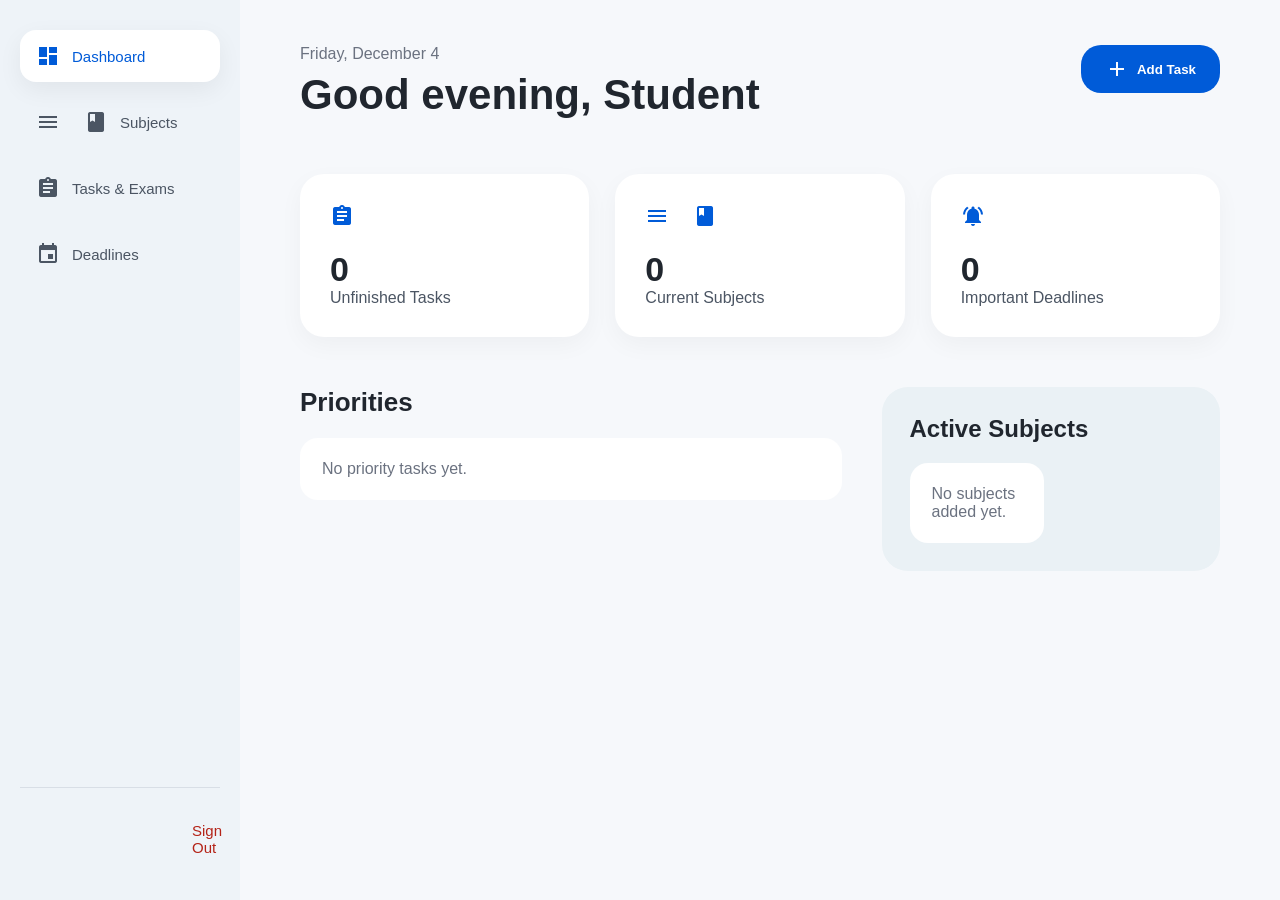
<file: student-study-planner/index.html>
<!DOCTYPE html>
<html lang="en">
<head>
  <meta charset="UTF-8" />
  <meta name="viewport" content="width=device-width, initial-scale=1.0" />
  <title>Student Study Planner</title>
  <link rel="stylesheet" href="style.css" />
  <link href="https://fonts.googleapis.com/icon?family=Material+Icons" rel="stylesheet">
</head>

<body>
  <div class="app">

    <aside class="sidebar">
      <button class="nav-item active" onclick="showPage('dashboardPage', this)">
        <span class="material-icons">dashboard</span>
        Dashboard
      </button>

      <button class="nav-item" onclick="showPage('subjectsPage', this)">
        <span class="material-icons">menu_book</span>
        Subjects
      </button>

      <button class="nav-item" onclick="showPage('tasksPage', this)">
        <span class="material-icons">assignment</span>
        Tasks & Exams
      </button>

      <button class="nav-item" onclick="showPage('deadlinesPage', this)">
        <span class="material-icons">event</span>
        Deadlines
      </button>

      <div class="sidebar-footer">
        <button class="logout-btn" onclick="doLogout()">
          <span class="material-icons">logout</span>
          Sign Out
        </button>
      </div>
    </aside>

    <main class="main-content">

      <!-- Dashboard -->
      <section id="dashboardPage" class="page active-page">
        <div class="header">
          <div>
            <p id="currentDate" class="date-text"></p>
            <h1 id="greetingText">Good evening, Student</h1>
          </div>

          <button class="add-btn" onclick="openTasksPage()">
            <span class="material-icons">add</span>
            Add Task
          </button>
        </div>

        <div class="summary-grid">
          <div class="summary-card">
            <span class="material-icons card-icon">assignment</span>
            <h2 id="unfinishedTasksCount">0</h2>
            <p>Unfinished Tasks</p>
          </div>

          <div class="summary-card">
            <span class="material-icons card-icon">menu_book</span>
            <h2 id="subjectsCount">0</h2>
            <p>Current Subjects</p>
          </div>

          <div class="summary-card">
            <span class="material-icons card-icon">notifications_active</span>
            <h2 id="importantDeadlinesCount">0</h2>
            <p>Important Deadlines</p>
          </div>
        </div>

        <div class="dashboard-bottom">
          <div>
            <h2 class="section-heading">Priorities</h2>
            <div id="prioritiesList" class="list"></div>
          </div>

          <div class="subjects-box">
            <h2>Active Subjects</h2>
            <div id="activeSubjectsList" class="subjects-list"></div>
          </div>
        </div>
      </section>

      <!-- Subjects -->
      <section id="subjectsPage" class="page">
        <h1>Subjects</h1>
        <p class="subtitle">Add and manage your current subjects.</p>

        <div class="form-row">
          <input type="text" id="subjectCodeInput" placeholder="Subject code, e.g. BIS 351">
          <input type="text" id="subjectNameInput" placeholder="Subject name">
          <button onclick="addSubject()">Add Subject</button>
        </div>

        <div id="subjectsPageList" class="cards-grid"></div>
      </section>

      <!-- Tasks & Exams -->
      <section id="tasksPage" class="page">
        <h1>Tasks & Exams</h1>
        <p class="subtitle">Manage your academic tasks and exams.</p>

        <div class="task-form">
          <input type="text" id="taskTitleInput" placeholder="Task or exam title">

          <select id="taskSubjectInput">
            <option value="">Select subject</option>
          </select>

          <select id="taskTypeInput">
            <option value="Task">Task</option>
            <option value="Exam">Exam</option>
          </select>

          <input type="date" id="taskDeadlineInput">

          <button onclick="addTask()">Add</button>
        </div>

        <div class="filters">
          <button onclick="renderTasks('all')">All</button>
          <button onclick="renderTasks('Task')">Tasks</button>
          <button onclick="renderTasks('Exam')">Exams</button>
          <button onclick="renderTasks('done')">Completed</button>
        </div>

        <div id="tasksList" class="list"></div>
      </section>

      <!-- Deadlines -->
      <section id="deadlinesPage" class="page">
        <h1>Deadlines & Progress</h1>
        <p class="subtitle">View upcoming deadlines and your progress.</p>

        <div class="summary-grid">
          <div class="summary-card">
            <h2 id="totalTasksProgress">0</h2>
            <p>Total Tasks</p>
          </div>

          <div class="summary-card">
            <h2 id="completedTasksProgress">0</h2>
            <p>Completed</p>
          </div>

          <div class="summary-card">
            <h2 id="pendingTasksProgress">0</h2>
            <p>Pending</p>
          </div>
        </div>

        <h2 class="section-heading">Upcoming Deadlines</h2>
        <div id="deadlinesList" class="list"></div>
      </section>

    </main>
  </div>

  <script src="script.js"></script>
</body>
</html>
</file>
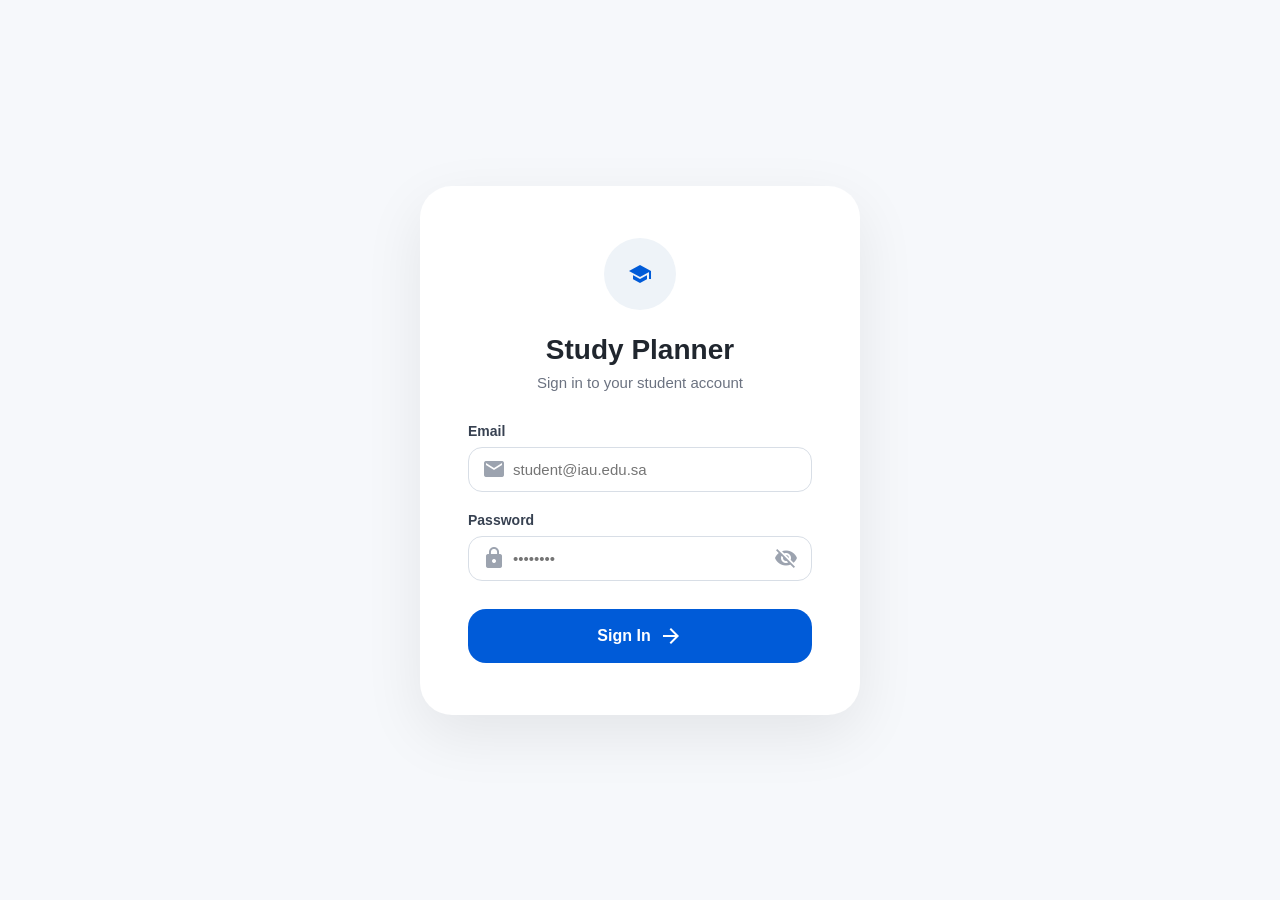
<file: student-study-planner/login.html>
<!DOCTYPE html>
<html lang="en">
<head>
  <meta charset="UTF-8" />
  <meta name="viewport" content="width=device-width, initial-scale=1.0" />
  <title>Login – Student Study Planner</title>
  <link rel="stylesheet" href="style.css" />
  <link href="https://fonts.googleapis.com/icon?family=Material+Icons" rel="stylesheet">
</head>
<body class="login-body">

  <div class="login-wrapper">

    <div class="login-card">

      <div class="login-logo">
        <span class="material-icons login-logo-icon">school</span>
      </div>

      <h1 class="login-title">Study Planner</h1>
      <p class="login-subtitle">Sign in to your student account</p>

      <div id="loginError" class="login-error" style="display:none;">
        <span class="material-icons" style="font-size:18px;vertical-align:middle;">error_outline</span>
        Invalid email or password.
      </div>

      <div class="login-form">

        <div class="login-field">
          <label>Email</label>
          <div class="input-wrapper">
            <span class="material-icons input-icon">email</span>
            <input
              type="email"
              id="loginEmail"
              placeholder="student@iau.edu.sa"
              onkeydown="if(event.key==='Enter') doLogin()"
            />
          </div>
        </div>

        <div class="login-field">
          <label>Password</label>
          <div class="input-wrapper">
            <span class="material-icons input-icon">lock</span>
            <input
              type="password"
              id="loginPassword"
              placeholder="••••••••"
              onkeydown="if(event.key==='Enter') doLogin()"
            />
            <span class="material-icons toggle-pass" onclick="togglePassword()" id="toggleIcon">visibility_off</span>
          </div>
        </div>

        <button class="login-btn" onclick="doLogin()">
          Sign In
          <span class="material-icons">arrow_forward</span>
        </button>

      </div>

    </div>

  </div>

  <script>
    function doLogin() {
      const email = document.getElementById("loginEmail").value.trim();
      const password = document.getElementById("loginPassword").value;
      const errorBox = document.getElementById("loginError");

      if (email === "student@iau.edu.sa" && password === "12345678") {
        errorBox.style.display = "none";
        // Redirect to main app
        window.location.href = "index.html";
      } else {
        errorBox.style.display = "flex";
        document.getElementById("loginPassword").value = "";
      }
    }

    function togglePassword() {
      const input = document.getElementById("loginPassword");
      const icon = document.getElementById("toggleIcon");
      if (input.type === "password") {
        input.type = "text";
        icon.textContent = "visibility";
      } else {
        input.type = "password";
        icon.textContent = "visibility_off";
      }
    }
  </script>

</body>
</html>
</file>
<file: student-study-planner/style.css>
/* General */

* {
  margin: 0;
  padding: 0;
  box-sizing: border-box;
  font-family: Arial, sans-serif;
}

body {
  background: #f6f8fb;
  color: #20262e;
}

.app {
  display: flex;
  min-height: 100vh;
}



/* ================================
   LOGIN PAGE
   ================================ */

.login-body {
  display: flex;
  align-items: center;
  justify-content: center;
  min-height: 100vh;
  background: #f6f8fb;
}

.login-wrapper {
  width: 100%;
  display: flex;
  align-items: center;
  justify-content: center;
  padding: 24px;
}

.login-card {
  background: white;
  border-radius: 32px;
  padding: 52px 48px;
  width: 100%;
  max-width: 440px;
  box-shadow: 0 20px 60px rgba(0, 0, 0, 0.08);
  text-align: center;
  animation: fadeUp 0.4s ease;
}

@keyframes fadeUp {
  from { opacity: 0; transform: translateY(20px); }
  to   { opacity: 1; transform: translateY(0); }
}

.login-logo {
  width: 72px;
  height: 72px;
  background: #eef3f8;
  border-radius: 50%;
  display: flex;
  align-items: center;
  justify-content: center;
  margin: 0 auto 24px;
}

.login-logo-icon {
  font-size: 36px;
  color: #005bd8;
}

.login-title {
  font-size: 28px;
  font-weight: 700;
  margin-bottom: 8px;
  color: #20262e;
}

.login-subtitle {
  color: #6b7280;
  margin-bottom: 32px;
  font-size: 15px;
}

.login-error {
  background: #fff2f2;
  border: 1px solid #fecaca;
  color: #b42318;
  border-radius: 14px;
  padding: 12px 16px;
  margin-bottom: 20px;
  font-size: 14px;
  gap: 8px;
  align-items: center;
  text-align: left;
}

.login-form {
  display: flex;
  flex-direction: column;
  gap: 20px;
}

.login-field {
  text-align: left;
}

.login-field label {
  display: block;
  font-size: 14px;
  font-weight: 600;
  color: #374151;
  margin-bottom: 8px;
}

.input-wrapper {
  position: relative;
  display: flex;
  align-items: center;
}

.input-icon {
  position: absolute;
  left: 14px;
  color: #9ca3af;
  font-size: 20px;
  pointer-events: none;
}

.input-wrapper input {
  width: 100%;
  padding: 13px 16px 13px 44px;
  border: 1.5px solid #d8dee6;
  border-radius: 14px;
  font-size: 15px;
  background: white;
  transition: border-color 0.2s;
  min-width: unset;
}

.input-wrapper input:focus {
  outline: none;
  border-color: #005bd8;
}

.toggle-pass {
  position: absolute;
  right: 14px;
  color: #9ca3af;
  font-size: 20px;
  cursor: pointer;
  user-select: none;
}

.toggle-pass:hover {
  color: #005bd8;
}

.login-btn {
  display: flex;
  align-items: center;
  justify-content: center;
  gap: 8px;
  background: #005bd8;
  color: white;
  border: none;
  border-radius: 18px;
  padding: 15px 24px;
  font-size: 16px;
  font-weight: 700;
  cursor: pointer;
  transition: 0.3s ease;
  margin-top: 8px;
}

.login-btn:hover {
  background: #004ec2;
  transform: translateY(-2px);
  box-shadow: 0 8px 20px rgba(0,91,216,0.25);
}



/* ================================
   SIDEBAR
   ================================ */

.sidebar {
  width: 240px;
  background: #eef3f8;
  padding: 30px 20px;
  display: flex;
  flex-direction: column;
}

.nav-item {
  width: 100%;
  display: flex;
  align-items: center;
  gap: 12px;
  border: none;
  background: transparent;
  color: #4b5563;
  padding: 14px 16px;
  border-radius: 16px;
  margin-bottom: 14px;
  font-size: 15px;
  cursor: pointer;
  text-align: left;
  transition: 0.3s ease;
}

.nav-item:hover {
  background: white;
}

.nav-item.active {
  background: white;
  color: #005bd8;
  box-shadow: 0 8px 24px rgba(0,0,0,0.06);
}

.sidebar-footer {
  margin-top: auto;
  padding-top: 20px;
  border-top: 1px solid #d8dee6;
}

.logout-btn {
  width: 100%;
  display: flex;
  align-items: center;
  gap: 12px;
  border: none;
  background: transparent;
  color: #b42318;
  padding: 14px 16px;
  border-radius: 16px;
  font-size: 15px;
  cursor: pointer;
  text-align: left;
  transition: 0.3s ease;
}

.logout-btn:hover {
  background: #fff2f2;
}



/* Main Content */

.main-content {
  flex: 1;
  padding: 45px 60px;
}

.page {
  display: none;
}

.active-page {
  display: block;
}



/* Dashboard Page */

.header {
  display: flex;
  justify-content: space-between;
  align-items: flex-start;
  margin-bottom: 45px;
}

.date-text {
  color: #6b7280;
  margin-bottom: 8px;
}

h1 {
  font-size: 42px;
  margin-bottom: 10px;
}

.subtitle {
  color: #6b7280;
  margin-bottom: 30px;
}

.add-btn {
  display: flex;
  align-items: center;
  gap: 8px;
  background: #005bd8;
  color: white;
  border: none;
  border-radius: 20px;
  padding: 12px 24px;
  cursor: pointer;
  font-weight: 600;
  transition: 0.3s ease;
}

.add-btn:hover {
  background: #004ec2;
  transform: translateY(-2px);
}

.summary-grid {
  display: grid;
  grid-template-columns: repeat(3, 1fr);
  gap: 26px;
  margin-bottom: 50px;
}

.summary-card {
  background: white;
  padding: 30px;
  border-radius: 24px;
  box-shadow: 0 8px 24px rgba(0,0,0,0.04);
}

.summary-card h2 {
  font-size: 34px;
  margin-top: 18px;
}

.summary-card p {
  color: #4b5563;
}

.card-icon {
  color: #005bd8;
  font-size: 32px;
}

.dashboard-bottom {
  display: grid;
  grid-template-columns: 1.6fr 1fr;
  gap: 40px;
}

.section-heading {
  margin-bottom: 20px;
  font-size: 26px;
}



/* Priorities & Deadlines Cards */

.list {
  display: flex;
  flex-direction: column;
  gap: 16px;
}

.item-card {
  background: white;
  padding: 22px;
  border-radius: 22px;
  box-shadow: 0 8px 22px rgba(0,0,0,0.04);
  display: flex;
  justify-content: space-between;
  align-items: center;
}

.item-card small {
  color: #6b7280;
}

.item-card h3 {
  margin-top: 5px;
}

.item-card button {
  border: none;
  background: #eef3f8;
  padding: 8px 12px;
  border-radius: 12px;
  cursor: pointer;
  transition: 0.3s ease;
}

.item-card button:hover {
  background: #dce5ee;
}



/* Subjects Box */

.subjects-box {
  background: #eaf1f5;
  border-radius: 26px;
  padding: 28px;
}

.subjects-box h2 {
  margin-bottom: 20px;
}

.subjects-list,
.cards-grid {
  display: grid;
  grid-template-columns: repeat(2, 1fr);
  gap: 14px;
}

.subject-card {
  background: white;
  border-left: 4px solid #005bd8;
  border-radius: 16px;
  padding: 16px;
}

.subject-card small {
  color: #6b7280;
}

.subject-card h3,
.subject-card h4 {
  margin-top: 5px;
}



/* Subjects Page */

.form-row {
  display: flex;
  gap: 12px;
  margin-bottom: 30px;
  flex-wrap: wrap;
}



/* Tasks & Exams Page */

.task-form {
  display: flex;
  gap: 12px;
  margin-bottom: 30px;
  flex-wrap: wrap;
}


/* Tasks Filters */

.filters {
  display: flex;
  gap: 14px;
  margin-bottom: 28px;
}

.filters button {
  background: white;
  color: #4b5563;
  border: none;
  border-radius: 16px;
  padding: 12px 22px;
  font-size: 14px;
  font-weight: 600;
  cursor: pointer;
  transition: 0.3s ease;
  box-shadow: 0 6px 18px rgba(0,0,0,0.04);
}

.filters button:hover {
  background: #005bd8;
  color: white;
  transform: translateY(-2px);
}



/* Deadlines Page */

.deadline {
  color: #b42318;
  font-weight: 700;
}

.done {
  opacity: 0.5;
  text-decoration: line-through;
}

.empty {
  background: white;
  padding: 22px;
  border-radius: 18px;
  color: #6b7280;
}



/* Inputs */

input,
select {
  padding: 13px 16px;
  border: 1px solid #d8dee6;
  border-radius: 14px;
  min-width: 200px;
  background: white;
}

input:focus,
select:focus {
  outline: none;
  border-color: #005bd8;
}



/* Buttons */

.form-row button,
.task-form button {
  background: #005bd8;
  color: white;
  border: none;
  border-radius: 18px;
  padding: 12px 22px;
  cursor: pointer;
  font-weight: 600;
  transition: 0.3s ease;
}

.form-row button:hover,
.task-form button:hover {
  background: #004ec2;
}



/* Responsive */

@media (max-width: 900px) {

  .app {
    flex-direction: column;
  }

  .sidebar {
    width: 100%;
  }

  .main-content {
    padding: 30px 24px;
  }

  .summary-grid,
  .dashboard-bottom,
  .subjects-list,
  .cards-grid {
    grid-template-columns: 1fr;
  }

  .header {
    flex-direction: column;
    gap: 20px;
  }

  h1 {
    font-size: 34px;
  }

  .filters {
    flex-wrap: wrap;
  }

  .login-card {
    padding: 40px 28px;
  }
}
</file>
